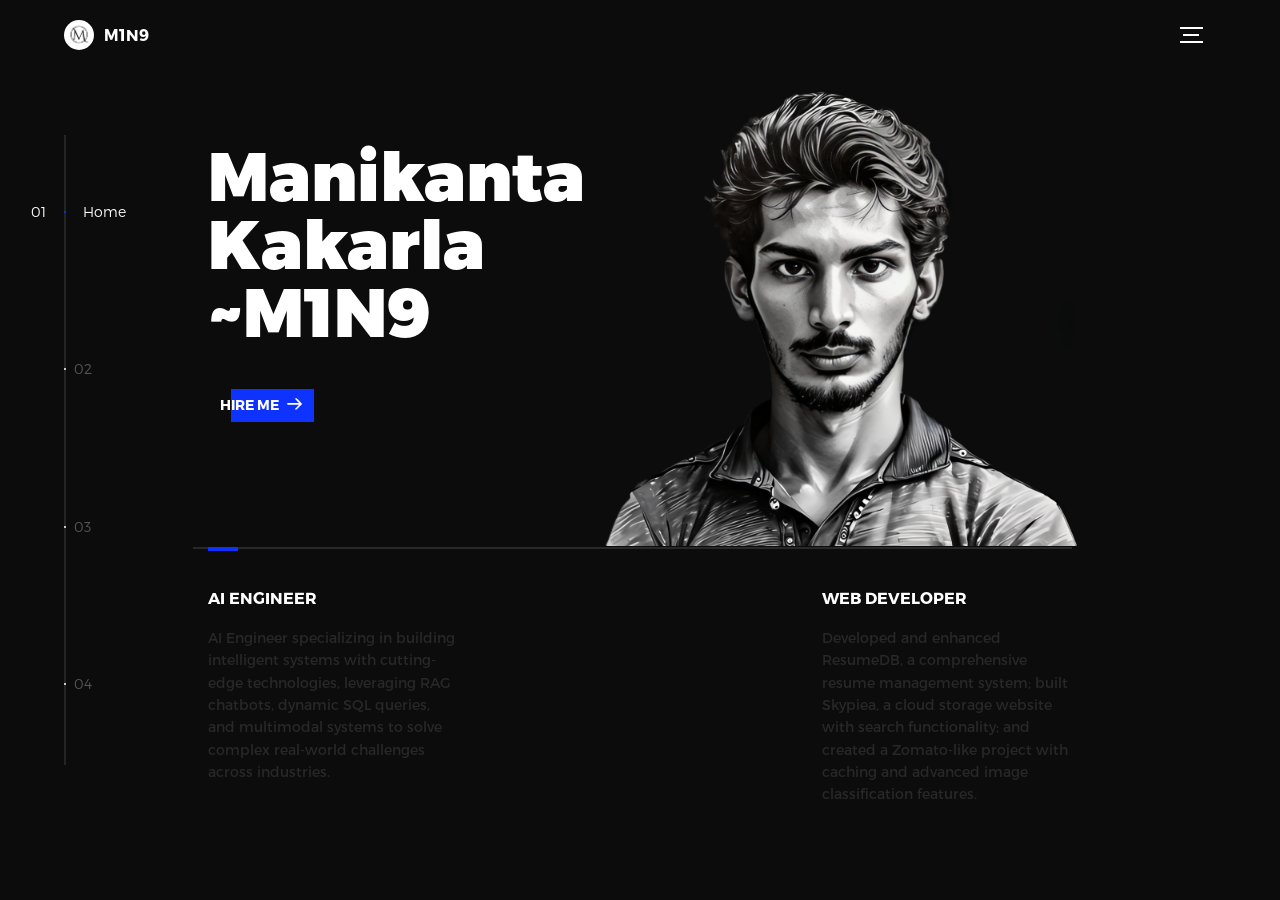
<file: index.html>
<!DOCTYPE html>
<html lang="en">

<head>
  <title>M1N9</title>
  <meta charset="utf-8">
  <meta name="viewport" content="width=device-width, initial-scale=1">
  <meta http-equiv="X-UA-Compatible" content="IE=edge">
  <meta name="description" content="HTML5 website template">
  <meta name="keywords" content="global, template, html, sass, jquery">
  <meta name="author" content="Bucky Maler">
  <link rel="stylesheet" href="assets/css/main.css">
  <link rel="shortcut icon" href="assets/img/logo.png" type="image/x-icon">
</head>

<body>

  <!-- notification for small viewports and landscape oriented smartphones -->
  <div class="device-notification">
    <a class="device-notification--logo" href="#0">
      <img src="assets/img/logo.png" alt="M1N9">
      <p>M1N9</p>
    </a>
    <p class="device-notification--message">M1N9 has so much to offer that we must request you orient your device to
      portrait or find a larger screen. You won't be disappointed.</p>
  </div>

  <div class="perspective effect-rotate-left">
    <div class="container">
      <div class="outer-nav--return"></div>
      <div id="viewport" class="l-viewport">
        <div class="l-wrapper">
          <header class="header">
            <a class="header--logo" href="#0">
              <img src="assets/img/logo.png" alt="M1N9">
              <p>M1N9</p>
            </a>
            <button class="header--cta cta">Hire Me</button>
            <div class="header--nav-toggle">
              <span></span>
            </div>
          </header>
          <nav class="l-side-nav">
            <ul class="side-nav">
              <li class="is-active"><span>Home</span></li>
              <li><span>Works</span></li>
              <!-- <li><span>About</span></li> -->
              <li><span>Contact</span></li>
              <li><span>Hire Me</span></li>
            </ul>
          </nav>
          <ul class="l-main-content main-content">
            <li class="l-section section section--is-active">
              <div class="intro">
                <div class="intro--banner">
                  <h1>Manikanta<br>Kakarla<br>~M1N9</h1>
                  <button class="cta">Hire Me
                    <svg version="1.1" id="Layer_1" xmlns="http://www.w3.org/2000/svg"
                      xmlns:xlink="http://www.w3.org/1999/xlink" x="0px" y="0px" viewBox="0 0 150 118"
                      style="enable-background:new 0 0 150 118;" xml:space="preserve">
                      <g transform="translate(0.000000,118.000000) scale(0.100000,-0.100000)">
                        <path
                          d="M870,1167c-34-17-55-57-46-90c3-15,81-100,194-211l187-185l-565-1c-431,0-571-3-590-13c-55-28-64-94-18-137c21-20,33-20,597-20h575l-192-193C800,103,794,94,849,39c20-20,39-29,61-29c28,0,63,30,298,262c147,144,272,271,279,282c30,51,23,60-219,304C947,1180,926,1196,870,1167z" />
                      </g>
                    </svg>
                    <span class="btn-background"></span>
                  </button>
                  <img src="assets/img/introduction-visual1.png" alt="My Image" style="mix-blend-mode: multiply;">
                </div>
                <div class="intro--options">
                  <a href="#0">
                    <h3>AI Engineer</h3>
                    <p>AI Engineer specializing in building intelligent systems with cutting-edge technologies, leveraging RAG chatbots, dynamic SQL queries, and multimodal systems to solve complex real-world challenges across industries.</p>
                  </a>
                  <a href="#0">
                    <h3>Web Developer</h3>
                    <p>Developed and enhanced ResumeDB, a comprehensive resume management system; built Skypiea, a cloud storage website with search functionality; and created a Zomato-like project with caching and advanced image classification features.</p>
                  </a>
                </div>
              </div>
            </li>
            <li class="l-section section">
              <div class="work">
                <h2>Selected work</h2>
                <div class="work--lockup">
                  <ul class="slider">
                    <li class="slider--item slider--item-left">
                      <a href="https://github.com/TheM1N9/skypiea" target="_blank">
                        <div class="slider--item-image">
                          <img src="assets/img/skypiea.png" alt="Victory">
                        </div>
                        <p class="slider--item-title">Skypiea</p>
                        <p class="slider--item-description">Lorem ipsum dolor sit amet, consectetur adipisicing elit sed
                          do.</p>
                      </a>
                    </li>
                    <li class="slider--item slider--item-center" target="_blank">
                      <a href="https://github.com/TheM1N9/stella">
                        <div class="slider--item-image">
                          <img src="assets/img/stella.png" alt="Metiew and Smith">
                        </div>
                        <p class="slider--item-title">Stella</p>
                        <p class="slider--item-description">Lorem ipsum dolor sit amet, consectetur adipisicing elit sed
                          do.</p>
                      </a>
                    </li>
                    <li class="slider--item slider--item-right">
                      <a href="https://github.com/TheM1N9/new-cinelens" target="_blank">
                        <div class="slider--item-image">
                          <img src="assets/img/cinelens.jpg" alt="Alex Nowak">
                        </div>
                        <p class="slider--item-title">CineLens</p>
                        <p class="slider--item-description">Lorem ipsum dolor sit amet, consectetur adipisicing elit sed
                          do.</p>
                      </a>
                    </li>
                    <li class="slider--item slider--item-right-1">
                      <a href="https://github.com/TheM1N9/resumedb" target="_blank">
                        <div class="slider--item-image">
                          <img src="assets/img/resumedb.jpg" alt="Alex Nowak">
                        </div>
                        <p class="slider--item-title">ResumeDB</p>
                        <p class="slider--item-description">Lorem ipsum dolor sit amet, consectetur adipisicing elit sed
                          do.</p>
                      </a>
                    </li>
                  </ul>
                  <div class="slider--prev">
                    <svg version="1.1" id="Layer_1" xmlns="http://www.w3.org/2000/svg"
                      xmlns:xlink="http://www.w3.org/1999/xlink" x="0px" y="0px" viewBox="0 0 150 118"
                      style="enable-background:new 0 0 150 118;" xml:space="preserve">
                      <g transform="translate(0.000000,118.000000) scale(0.100000,-0.100000)">
                        <path d="M561,1169C525,1155,10,640,3,612c-3-13,1-36,8-52c8-15,134-145,281-289C527,41,562,10,590,10c22,0,41,9,61,29
                    c55,55,49,64-163,278L296,510h575c564,0,576,0,597,20c46,43,37,109-18,137c-19,10-159,13-590,13l-565,1l182,180
                    c101,99,187,188,193,199c16,30,12,57-12,84C631,1174,595,1183,561,1169z" />
                      </g>
                    </svg>
                  </div>
                  <div class="slider--next">
                    <svg version="1.1" id="Layer_1" xmlns="http://www.w3.org/2000/svg"
                      xmlns:xlink="http://www.w3.org/1999/xlink" x="0px" y="0px" viewBox="0 0 150 118"
                      style="enable-background:new 0 0 150 118;" xml:space="preserve">
                      <g transform="translate(0.000000,118.000000) scale(0.100000,-0.100000)">
                        <path
                          d="M870,1167c-34-17-55-57-46-90c3-15,81-100,194-211l187-185l-565-1c-431,0-571-3-590-13c-55-28-64-94-18-137c21-20,33-20,597-20h575l-192-193C800,103,794,94,849,39c20-20,39-29,61-29c28,0,63,30,298,262c147,144,272,271,279,282c30,51,23,60-219,304C947,1180,926,1196,870,1167z" />
                      </g>
                    </svg>
                  </div>
                </div>
              </div>
            </li>
            <!-- <li class="l-section section">
              <div class="about">
                <div class="about--banner">
                  <h2>We<br>believe in<br>passionate<br>people</h2>
                  <a href="#0">Career
                    <span>
                      <svg version="1.1" id="Layer_1" xmlns="http://www.w3.org/2000/svg"
                        xmlns:xlink="http://www.w3.org/1999/xlink" x="0px" y="0px" viewBox="0 0 150 118"
                        style="enable-background:new 0 0 150 118;" xml:space="preserve">
                        <g transform="translate(0.000000,118.000000) scale(0.100000,-0.100000)">
                          <path
                            d="M870,1167c-34-17-55-57-46-90c3-15,81-100,194-211l187-185l-565-1c-431,0-571-3-590-13c-55-28-64-94-18-137c21-20,33-20,597-20h575l-192-193C800,103,794,94,849,39c20-20,39-29,61-29c28,0,63,30,298,262c147,144,272,271,279,282c30,51,23,60-219,304C947,1180,926,1196,870,1167z" />
                        </g>
                      </svg>
                    </span>
                  </a>
                  <img src="assets/img/about-visual.png" alt="About Us">
                </div>
                <div class="about--options">
                  <a href="#0">
                    <h3>Winners</h3>
                  </a>
                  <a href="#0">
                    <h3>Philosophy</h3>
                  </a>
                  <a href="#0">
                    <h3>History</h3>
                  </a>
                </div>
              </div>
            </li> -->
            <li class="l-section section">
              <div class="contact">
                <div class="contact--lockup">
                  <div class="modal">
                    <div class="modal--information">
                      <p>Tagarapuvalasa, Visakhapatanam</p>
                      <a href="mailto:manikanta9k7@gmail.com">manikanta9k7@gmail.com</a>
                      <a href="tel:+919392455296">+91 93 92 455 296</a>
                    </div>
                    <ul class="modal--options">
                      <li><a href="https://github.com/them1n9">Github</a></li>
                      <li><a href="https://www.instagram.com/m1n9.exe/">Instagram</a></li>
                      <li><a href="https://www.linkedin.com/in/manikanta-kakarla/">LinkedIn</a></li>
                    </ul>
                  </div>
                </div>
              </div>
            </li>
            <li class="l-section section">
              <div class="hire">
                <h2>Hire me</h2>
                <!-- checkout formspree.io for easy form setup -->
                <form class="work-request">
                  <div class="work-request--options">
                    <span class="options-a">
                      <a href="http://youtube.com">
                        <label for="opt-1">
                          </svg>
                          Resume
                        </label>
                      </a>
                      <a href="http://github.com/TheM1N9">
                        <label for="opt-1">
                          </svg>
                          Github
                        </label>
                      </a>
                      <a href="http://linkedin.com/in/manikanta-kakarla">
                        <label for="opt-1">
                          </svg>
                          LinkedIn
                        </label>
                      </a>
                    </span>
                  </div>
                  <div class="work-request--information">
                    <div class="information-name">
                      <input id="name" type="text" spellcheck="false">
                      <label for="name">Name</label>
                    </div>
                    <div class="information-email">
                      <input id="email" type="email" spellcheck="false">
                      <label for="email">Email</label>
                    </div>
                  </div>
                  <input type="submit" value="Send Request">
                </form>
              </div>
            </li>
          </ul>
        </div>
      </div>
    </div>
    <ul class="outer-nav">
      <li class="is-active">Home</li>
      <li>Works</li>
      <!-- <li>About</li> -->
      <li>Contact</li>
      <li>Hire me</li>
    </ul>
  </div>

  <script src="https://ajax.googleapis.com/ajax/libs/jquery/2.2.4/jquery.min.js"></script>
  <script>window.jQuery || document.write('<script src="assets/js/vendor/jquery-2.2.4.min.js"><\/script>')</script>
  <script src="assets/js/functions-min.js"></script>
</body>

</html>
</file>
<file: assets/css/main.css>
@font-face {
  font-family: "Montserrat";
  src: url("fonts/Montserrat-Black.eot");
  src: local("☺"), url("fonts/Montserrat-Black.woff") format("woff"),
    url("fonts/Montserrat-Black.ttf") format("truetype"),
    url("fonts/Montserrat-Black.svg") format("svg");
  font-weight: 900;
  font-style: normal;
}
@font-face {
  font-family: "Montserrat";
  src: url("fonts/Montserrat-Bold.eot");
  src: local("☺"), url("fonts/Montserrat-Bold.woff") format("woff"),
    url("fonts/Montserrat-Bold.ttf") format("truetype"),
    url("fonts/Montserrat-Bold.svg") format("svg");
  font-weight: 700;
  font-style: normal;
}
@font-face {
  font-family: "Montserrat";
  src: url("fonts/Montserrat-Regular.eot");
  src: local("☺"), url("fonts/Montserrat-Regular.woff") format("woff"),
    url("fonts/Montserrat-Regular.ttf") format("truetype"),
    url("fonts/Montserrat-Regular.svg") format("svg");
  font-weight: 400;
  font-style: normal;
}
@font-face {
  font-family: "Montserrat";
  src: url("fonts/Montserrat-Light.eot");
  src: local("☺"), url("fonts/Montserrat-Light.woff") format("woff"),
    url("fonts/Montserrat-Light.ttf") format("truetype"),
    url("fonts/Montserrat-Light.svg") format("svg");
  font-weight: 300;
  font-style: normal;
} /*! normalize.css v3.0.2 | MIT License | git.io/normalize */
html {
  font-family: sans-serif;
  -ms-text-size-adjust: 100%;
  -webkit-text-size-adjust: 100%;
}
body {
  margin: 0;
}
article,
aside,
details,
figcaption,
figure,
footer,
header,
hgroup,
main,
menu,
nav,
section,
summary {
  display: block;
}
audio,
canvas,
progress,
video {
  display: inline-block;
  vertical-align: baseline;
}
audio:not([controls]) {
  display: none;
  height: 0;
}
[hidden],
template {
  display: none;
}
a {
  background-color: transparent;
}
a:active,
a:hover {
  outline: 0;
}
abbr[title] {
  border-bottom: 1px dotted;
}
b,
strong {
  font-weight: bold;
}
dfn {
  font-style: italic;
}
h1 {
  font-size: 2em;
  margin: 0.67em 0;
}
mark {
  background: #ff0;
  color: #000;
}
small {
  font-size: 80%;
}
sub,
sup {
  font-size: 75%;
  line-height: 0;
  position: relative;
  vertical-align: baseline;
}
sup {
  top: -0.5em;
}
sub {
  bottom: -0.25em;
}
img {
  border: 0;
}
svg:not(:root) {
  overflow: hidden;
}
figure {
  margin: 1em 40px;
}
hr {
  box-sizing: content-box;
  height: 0;
}
pre {
  overflow: auto;
}
code,
kbd,
pre,
samp {
  font-family: monospace, monospace;
  font-size: 1em;
}
button,
input,
optgroup,
select,
textarea {
  color: inherit;
  font: inherit;
  margin: 0;
}
button {
  overflow: visible;
}
button,
select {
  text-transform: none;
}
button,
html input[type="button"],
input[type="reset"],
input[type="submit"] {
  -webkit-appearance: button;
  cursor: pointer;
}
button[disabled],
html input[disabled] {
  cursor: default;
}
button::-moz-focus-inner,
input::-moz-focus-inner {
  border: 0;
  padding: 0;
}
input {
  line-height: normal;
}
input[type="checkbox"],
input[type="radio"] {
  box-sizing: border-box;
  padding: 0;
}
input[type="number"]::-webkit-inner-spin-button,
input[type="number"]::-webkit-outer-spin-button {
  height: auto;
}
input[type="search"] {
  -webkit-appearance: textfield;
  box-sizing: content-box;
}
input[type="search"]::-webkit-search-cancel-button,
input[type="search"]::-webkit-search-decoration {
  -webkit-appearance: none;
}
fieldset {
  border: 1px solid #c0c0c0;
  margin: 0 2px;
  padding: 0.35em 0.625em 0.75em;
}
legend {
  border: 0;
  padding: 0;
}
textarea {
  overflow: auto;
}
optgroup {
  font-weight: bold;
}
table {
  border-collapse: collapse;
  border-spacing: 0;
}
td,
th {
  padding: 0;
}
::-moz-selection {
  background: #fff498;
}
::selection {
  background: #fff498;
}
::-moz-selection {
  background: #fff498;
}
img::-moz-selection {
  background: transparent;
}
img::selection {
  background: transparent;
}
img::-moz-selection {
  background: transparent;
}
body {
  -webkit-tap-highlight-color: #fff498;
}
body {
  background-color: #0c0c0c;
  font-size: 14px;
  line-height: 1.6;
  font-family: "Montserrat", sans-serif;
  color: #fff;
  -webkit-font-smoothing: antialiased;
  -webkit-text-size-adjust: 100%;
}
.l-viewport {
  position: relative;
  width: 100%;
  height: 100vh;
  box-shadow: 0 0 45px 5px rgba(0, 0, 0, 0.85);
  overflow: hidden;
}
.l-wrapper {
  position: relative;
  width: 1440px;
  max-width: 90%;
  height: 100%;
  margin: 0 auto;
}
.l-side-nav {
  position: absolute;
  left: 0;
  display: -webkit-box;
  display: -webkit-flex;
  display: -ms-flexbox;
  display: flex;
  height: 100%;
  -webkit-box-align: center;
  -webkit-align-items: center;
  -ms-flex-align: center;
  align-items: center;
}
.l-side-nav::before {
  content: "";
  position: absolute;
  top: 50%;
  left: 0;
  -webkit-transform: translateY(-50%);
  transform: translateY(-50%);
  width: 2px;
  height: 70%;
  max-height: 750px;
  background-color: #555;
  opacity: 0.35;
  z-index: 10;
}
@media (max-width: 1180px) {
  .l-side-nav {
    display: none;
  }
}
.l-main-content {
  position: relative;
  width: 100%;
  height: 100%;
  margin: 0;
  padding: 0;
  list-style: none;
}
.l-section {
  position: absolute;
  width: 100%;
  height: 100%;
}
.device-notification {
  display: none;
  position: fixed;
  top: 0;
  left: 0;
  width: 100%;
  height: 100%;
  -webkit-box-orient: vertical;
  -webkit-box-direction: normal;
  -webkit-flex-direction: column;
  -ms-flex-direction: column;
  flex-direction: column;
  -webkit-box-align: center;
  -webkit-align-items: center;
  -ms-flex-align: center;
  -ms-grid-row-align: center;
  align-items: center;
  -webkit-box-pack: center;
  -webkit-justify-content: center;
  -ms-flex-pack: center;
  justify-content: center;
  background-color: #0c0c0c;
  z-index: 12;
}
.device-notification--logo {
  display: -webkit-box;
  display: -webkit-flex;
  display: -ms-flexbox;
  display: flex;
  -webkit-box-align: center;
  -webkit-align-items: center;
  -ms-flex-align: center;
  align-items: center;
  text-decoration: none;
  color: #fff;
}
.device-notification--logo p {
  margin: 0 0 0 10px;
  font-size: 16px;
  font-weight: 700;
  text-transform: uppercase;
}
.device-notification--logo img{
  width: 30px;
  height: 28px;
}
.device-notification--message {
  width: 70%;
  margin: 30px 0 0 0;
  font-weight: 700;
  text-align: center;
}
@media (max-width: 767px) and (min-width: 601px) and (max-height: 680px) {
  .device-notification {
    display: -webkit-box;
    display: -webkit-flex;
    display: -ms-flexbox;
    display: flex;
  }
}
@media (max-width: 600px) and (min-width: 480px) and (max-height: 580px) {
  .device-notification {
    display: -webkit-box;
    display: -webkit-flex;
    display: -ms-flexbox;
    display: flex;
  }
}
@media (max-width: 736px) and (min-width: 360px) and (orientation: landscape) {
  .device-notification {
    display: -webkit-box;
    display: -webkit-flex;
    display: -ms-flexbox;
    display: flex;
  }
}
@media (max-width: 359px) {
  .device-notification {
    display: -webkit-box;
    display: -webkit-flex;
    display: -ms-flexbox;
    display: flex;
  }
}
.section {
  opacity: 0;
  visibility: hidden;
  -webkit-transition: opacity 0.4s ease-in-out, visibility 0s 0.4s;
  transition: opacity 0.4s ease-in-out, visibility 0s 0.4s;
}
.section--is-active {
  opacity: 1;
  visibility: visible;
  z-index: 1;
  -webkit-transition: opacity 0.4s ease-in-out 0.4s;
  transition: opacity 0.4s ease-in-out 0.4s;
}
.section--next {
  -webkit-transform: translateY(-45px);
  transform: translateY(-45px);
  -webkit-transition: -webkit-transform 0.4s ease-in-out;
  transition: -webkit-transform 0.4s ease-in-out;
  transition: transform 0.4s ease-in-out;
  transition: transform 0.4s ease-in-out, -webkit-transform 0.4s ease-in-out;
}
.section--prev {
  -webkit-transform: translateY(45px);
  transform: translateY(45px);
  -webkit-transition: -webkit-transform 0.4s ease-in-out;
  transition: -webkit-transform 0.4s ease-in-out;
  transition: transform 0.4s ease-in-out;
  transition: transform 0.4s ease-in-out, -webkit-transform 0.4s ease-in-out;
}
.header {
  position: absolute;
  top: 0;
  left: 0;
  display: -webkit-box;
  display: -webkit-flex;
  display: -ms-flexbox;
  display: flex;
  width: 100%;
  height: 70px;
  -webkit-box-align: center;
  -webkit-align-items: center;
  -ms-flex-align: center;
  align-items: center;
  -webkit-box-pack: justify;
  -webkit-justify-content: space-between;
  -ms-flex-pack: justify;
  justify-content: space-between;
  z-index: 10;
}
.header--logo {
  display: -webkit-box;
  display: -webkit-flex;
  display: -ms-flexbox;
  display: flex;
  -webkit-box-align: center;
  -webkit-align-items: center;
  -ms-flex-align: center;
  align-items: center;
  text-decoration: none;
  color: #fff;
}
.header--logo p {
  margin: 0 0 0 10px;
  font-size: 16px;
  font-weight: 700;
  text-transform: uppercase;
}
.header--logo img{
  width: 30px;
  height: 30px;
  border-radius: 50%;
}
.header--nav-toggle {
  display: -webkit-box;
  display: -webkit-flex;
  display: -ms-flexbox;
  display: flex;
  width: 50px;
  height: 50px;
  -webkit-box-orient: vertical;
  -webkit-box-direction: normal;
  -webkit-flex-direction: column;
  -ms-flex-direction: column;
  flex-direction: column;
  -webkit-box-align: center;
  -webkit-align-items: center;
  -ms-flex-align: center;
  align-items: center;
  -webkit-box-pack: center;
  -webkit-justify-content: center;
  -ms-flex-pack: center;
  justify-content: center;
  cursor: pointer;
}
.header--nav-toggle span,
.header--nav-toggle::before,
.header--nav-toggle::after {
  content: "";
  position: relative;
  width: 16px;
  height: 2px;
  background-color: #fff;
}
.header--nav-toggle::before {
  bottom: 5px;
  width: 23px;
}
.header--nav-toggle::after {
  top: 5px;
  width: 23px;
}
.header--cta {
  position: absolute;
  top: 50%;
  left: 50%;
  -webkit-transform: translate(-50%, -50%);
  transform: translate(-50%, -50%);
  padding: 0 20px;
  line-height: 30px;
  text-decoration: none;
  color: #fff;
  font-weight: 700;
  text-transform: uppercase;
  background-color: #0f33ff;
  border: none;
  opacity: 0;
  visibility: hidden;
  -webkit-transition: opacity 0.4s ease-in-out, visibility 0s 0.4s;
  transition: opacity 0.4s ease-in-out, visibility 0s 0.4s;
}
.header--cta:focus {
  outline: none;
}
.header--cta.is-active {
  opacity: 1;
  visibility: visible;
  -webkit-transition: opacity 0.4s ease-in-out 0.4s;
  transition: opacity 0.4s ease-in-out 0.4s;
}
@media (max-width: 767px) {
  .header--cta {
    display: none;
  }
}
.side-nav {
  position: relative;
  display: -webkit-box;
  display: -webkit-flex;
  display: -ms-flexbox;
  display: flex;
  width: 100px;
  height: 70%;
  max-height: 750px;
  -webkit-box-orient: vertical;
  -webkit-box-direction: normal;
  -webkit-flex-direction: column;
  -ms-flex-direction: column;
  flex-direction: column;
  -webkit-justify-content: space-around;
  -ms-flex-pack: distribute;
  justify-content: space-around;
  margin: 0;
  padding: 0;
  list-style-position: inside;
  z-index: 10;
}
.side-nav > li {
  position: relative;
  top: -5px;
  color: #fff;
  font-size: 6px;
  cursor: pointer;
}
.side-nav > li span {
  position: relative;
  top: 3px;
  left: 10px;
  color: #fff;
  font-size: 14px;
  font-weight: 300;
  opacity: 0;
  visibility: hidden;
}
.side-nav > li::before {
  position: absolute;
  top: 3px;
  left: 10px;
  color: #555;
  font-size: 14px;
  font-weight: 300;
}
.side-nav li:nth-child(1)::before {
  content: "01";
}
.side-nav li:nth-child(2)::before {
  content: "02";
}
.side-nav li:nth-child(3)::before {
  content: "03";
}
.side-nav li:nth-child(4)::before {
  content: "04";
}
.side-nav li:nth-child(5)::before {
  content: "05";
}
.side-nav li.is-active {
  color: #0f33ff;
  -webkit-transition: color 0.4s ease-in-out;
  transition: color 0.4s ease-in-out;
}
.side-nav li.is-active span {
  opacity: 1;
  visibility: visible;
  -webkit-transition: opacity 0.4s ease-in-out;
  transition: opacity 0.4s ease-in-out;
}
.side-nav li.is-active::before {
  left: -33px;
  color: #fff;
}
.intro {
  position: relative;
  display: -webkit-box;
  display: -webkit-flex;
  display: -ms-flexbox;
  display: flex;
  width: 900px;
  max-width: 75%;
  height: 100%;
  -webkit-box-orient: vertical;
  -webkit-box-direction: normal;
  -webkit-flex-direction: column;
  -ms-flex-direction: column;
  flex-direction: column;
  -webkit-box-pack: center;
  -webkit-justify-content: center;
  -ms-flex-pack: center;
  justify-content: center;
  margin: 0 auto;
}
@media (max-width: 1180px) {
  .intro {
    max-width: 100%;
  }
}
.intro--banner {
  position: relative;
  height: 475px;
}
.intro--banner::before {
  content: "";
  position: absolute;
  bottom: 20px;
  left: -15px;
  right: 0;
  height: 2px;
  background-color: #282828;
}
.intro--banner::after {
  content: "";
  position: absolute;
  bottom: 18px;
  left: 0;
  width: 30px;
  height: 4px;
  background-color: #0f33ff;
}
.intro--banner h1 {
  position: relative;
  font-size: 68px;
  font-weight: 900;
  line-height: 1;
  z-index: 1;
}
.intro--banner button {
  position: relative;
  padding: 5px 17px 5px 12px;
  font-weight: 700;
  text-transform: uppercase;
  background-color: transparent;
  border: none;
}
.intro--banner button .btn-background {
  position: absolute;
  top: 0;
  left: 23px;
  right: 0;
  height: 100%;
  background-color: #0f33ff;
  z-index: -1;
  -webkit-transition: left 0.2s ease-in-out;
  transition: left 0.2s ease-in-out;
}
.intro--banner button:hover .btn-background {
  left: 0;
}
.intro--banner button:focus {
  outline: none;
}
.intro--banner button svg {
  position: relative;
  left: 5px;
  width: 15px;
  fill: #fff;
}
.intro--banner img {
  position: absolute;
  bottom: 23px;
  right: -12px;
  mix-blend-mode:darken;
  width: 512px;
  height: auto;
}
.intro--options {
  display: -webkit-box;
  display: -webkit-flex;
  display: -ms-flexbox;
  display: flex;
  -webkit-box-pack: justify;
  -webkit-justify-content: space-between;
  -ms-flex-pack: justify;
  justify-content: space-between;
  margin: 0;
  padding: 0;
  list-style: none;
}
.intro--options > a {
  max-width: 250px;
  text-decoration: none;
  
  -webkit-transition: color 0.2s ease-in-out;
  transition: color 0.2s ease-in-out;
}
.intro--options > a:hover p{
  color: #fff;
}
.intro--options h3 {
  font-size: 16px;
  text-transform: uppercase;
  color: #fff;
}
.intro--options p {
  margin-bottom: 0;
  color: #282828;
}
@media (max-width: 900px) {
  .intro--banner {
    height: 380px;
  }
  .intro--banner h1 {
    font-size: 55px;
  }
  .intro--banner img {
    width: 430px;
  }
  .intro--options > a {
    margin-right: 30px;
  }
  .intro--options > a:last-child {
    margin-right: 0;
  }
}
@media (max-width: 767px) {
  .intro--banner {
    height: 305px;
  }
  .intro--banner h1 {
    font-size: 44px;
  }
  .intro--banner img {
    width: 330px;
  }
  .intro--options {
    display: block;
  }
  .intro--options > a {
    display: block;
    max-width: 100%;
    margin: 0 0 30px 0;
  }
  .intro--options > a:last-child {
    margin-bottom: 0;
  }
}
@media (max-width: 600px) {
  .intro--banner {
    height: 360px;
  }
  .intro--banner h1 {
    font-size: 55px;
  }
  .intro--banner img {
    display: none;
  }
}
@media (max-width: 600px) and (max-height: 750px) {
  .intro--banner {
    height: auto;
  }
  .intro--banner::before,
  .intro--banner::after {
    display: none;
  }
  .intro--banner h1 {
    margin-top: 0;
  }
  .intro--options {
    display: none;
  }
}
.work {
  position: relative;
  display: -webkit-box;
  display: -webkit-flex;
  display: -ms-flexbox;
  display: flex;
  width: 960px;
  max-width: 80%;
  height: 100%;
  -webkit-box-orient: vertical;
  -webkit-box-direction: normal;
  -webkit-flex-direction: column;
  -ms-flex-direction: column;
  flex-direction: column;
  -webkit-box-pack: center;
  -webkit-justify-content: center;
  -ms-flex-pack: center;
  justify-content: center;
  margin: 0 auto;
}
@media (max-width: 1180px) {
  .work {
    max-width: 100%;
  }
}
.work h2 {
  margin: 0 0 20px 0;
  font-size: 30px;
  text-align: center;
}
.work--lockup {
  position: relative;
}
.work--lockup .slider {
  position: relative;
  display: -webkit-box;
  display: -webkit-flex;
  display: -ms-flexbox;
  display: flex;
  width: 80%;
  margin: 0 auto;
  padding: 0;
  list-style: none;
}
.work--lockup .slider--item {
  position: absolute;
  display: none;
  text-align: center;
}
.work--lockup .slider--item a {
  text-decoration: none;
  color: #858585;
}
.work--lockup .slider--item-title {
  margin-top: 10px;
  font-size: 12px;
  font-weight: 700;
  text-transform: uppercase;
}
.work--lockup .slider--item-description {
  display: none;
  max-width: 250px;
  margin: 0 auto;
}
.work--lockup .slider--item-image {
  width: 150px;
  height: 150px;
  margin: 0 auto;
  border-radius: 50%;
  overflow: hidden;
}
.work--lockup .slider--item-image img {
  width: 100%;
}
.work--lockup .slider--item-left {
  top: 50%;
  left: 0;
  -webkit-transform: translateY(-50%);
  transform: translateY(-50%);
  display: block;
}
.work--lockup .slider--item-right {
  top: 50%;
  right: 0;
  -webkit-transform: translateY(-50%);
  transform: translateY(-50%);
  display: block;
}
.work--lockup .slider--item-center {
  position: relative;
  top: 30px;
  left: 50%;
  -webkit-transform: translateX(-50%);
  transform: translateX(-50%);
  display: block;
}
.work--lockup .slider--item-center a {
  color: #fff;
}
.work--lockup .slider--item-center .slider--item-title {
  margin-top: 25px;
  font-size: 16px;
}
.work--lockup .slider--item-center .slider--item-description {
  display: block;
}
.work--lockup .slider--item-center .slider--item-image {
  width: 300px;
  height: 300px;
}
.work--lockup .slider--next,
.work--lockup .slider--prev {
  position: absolute;
  top: 160px;
  display: -webkit-box;
  display: -webkit-flex;
  display: -ms-flexbox;
  display: flex;
  width: 50px;
  height: 50px;
  -webkit-box-align: center;
  -webkit-align-items: center;
  -ms-flex-align: center;
  align-items: center;
  -webkit-box-pack: center;
  -webkit-justify-content: center;
  -ms-flex-pack: center;
  justify-content: center;
  background-color: #282828;
  border-radius: 50%;
  cursor: pointer;
}
.work--lockup .slider--next svg,
.work--lockup .slider--prev svg {
  width: 20px;
  fill: #fff;
}
.work--lockup .slider--next {
  right: 0;
}
.work--lockup .slider--prev {
  left: 0;
}
@media (max-width: 900px) {
  .work--lockup .slider--item-image {
    width: 120px;
    height: 120px;
  }
  .work--lockup .slider--item-center .slider--item-image {
    width: 240px;
    height: 240px;
  }
  .work--lockup .slider--next,
  .work--lockup .slider--prev {
    top: 130px;
  }
}
@media (max-width: 767px) {
  .work--lockup .slider {
    width: 75%;
  }
  .work--lockup .slider--item-image {
    width: 90px;
    height: 90px;
  }
  .work--lockup .slider--item-center .slider--item-image {
    width: 190px;
    height: 190px;
  }
  .work--lockup .slider--next,
  .work--lockup .slider--prev {
    top: 105px;
  }
}
@media (max-width: 600px) {
  .work--lockup .slider {
    width: auto;
  }
  .work--lockup .slider--item-left,
  .work--lockup .slider--item-right {
    display: none;
  }
}
.about {
  position: relative;
  display: -webkit-box;
  display: -webkit-flex;
  display: -ms-flexbox;
  display: flex;
  width: 900px;
  max-width: 75%;
  height: 100%;
  -webkit-box-orient: vertical;
  -webkit-box-direction: normal;
  -webkit-flex-direction: column;
  -ms-flex-direction: column;
  flex-direction: column;
  -webkit-box-pack: center;
  -webkit-justify-content: center;
  -ms-flex-pack: center;
  justify-content: center;
  margin: 0 auto;
}
@media (max-width: 1180px) {
  .about {
    max-width: 100%;
  }
}
.about--banner {
  position: relative;
  height: 475px;
}
.about--banner::before {
  content: "";
  position: absolute;
  top: 20px;
  left: 200px;
  -webkit-transform: rotate(-25deg);
  transform: rotate(-25deg);
  border: 5px solid #0f33ff;
  border-right-color: transparent;
  border-bottom-color: transparent;
}
.about--banner::after {
  content: "";
  position: absolute;
  top: 75px;
  left: 400px;
  -webkit-transform: rotate(45deg);
  transform: rotate(45deg);
  width: 10px;
  height: 10px;
  background-color: #0f33ff;
}
.about--banner h2 {
  position: relative;
  margin-top: 35px;
  font-size: 68px;
  font-weight: 900;
  line-height: 1;
  z-index: 1;
}
.about--banner h2::before {
  content: "";
  position: absolute;
  top: 60px;
  left: 268px;
  width: 30px;
  height: 30px;
  background-color: #0f33ff;
  border-radius: 50%;
}
.about--banner h2::after {
  content: "";
  position: absolute;
  top: 255px;
  left: 255px;
  width: 10px;
  height: 10px;
  background-color: #0f33ff;
}
.about--banner a {
  padding: 5px 17px 5px 0;
  text-decoration: none;
  color: #fff;
  font-weight: 700;
  text-transform: uppercase;
  background-color: transparent;
}
.about--banner a:hover svg {
  left: 10px;
}
.about--banner a svg {
  position: relative;
  left: 5px;
  width: 15px;
  fill: #fff;
  -webkit-transition: left 0.2s ease-in-out;
  transition: left 0.2s ease-in-out;
}
.about--banner img {
  position: absolute;
  bottom: -90px;
  right: -12px;
}
.about--options {
  display: -webkit-box;
  display: -webkit-flex;
  display: -ms-flexbox;
  display: flex;
  max-width: 600px;
  -webkit-box-pack: justify;
  -webkit-justify-content: space-between;
  -ms-flex-pack: justify;
  justify-content: space-between;
  margin: 0;
  padding: 0;
  list-style: none;
}
.about--options > a {
  position: relative;
  width: 150px;
  height: 75px;
  text-decoration: none;
  color: #fff;
  border: 10px solid #0f33ff;
  background-position: center;
  background-size: cover;
  background-repeat: no-repeat;
}
.about--options > a:nth-child(1) {
  background-image: url("../img/about-winners.jpg");
}
.about--options > a:nth-child(2) {
  background-image: url("../img/about-philosophy.jpg");
}
.about--options > a:nth-child(3) {
  background-image: url("../img/about-history.jpg");
}
.about--options > a:hover h3 {
  bottom: -50px;
}
.about--options h3 {
  position: absolute;
  bottom: -38px;
  left: 10px;
  font-size: 16px;
  text-transform: uppercase;
  -webkit-transition: bottom 0.2s ease-in-out, left 0.2s ease-in-out;
  transition: bottom 0.2s ease-in-out, left 0.2s ease-in-out;
}
@media (max-width: 767px) {
  .about--banner {
    height: 305px;
  }
  .about--banner::before {
    top: 0;
    left: 125px;
  }
  .about--banner::after {
    top: 35px;
    left: 260px;
  }
  .about--banner h2 {
    margin-top: 10px;
    font-size: 44px;
  }
  .about--banner h2::before {
    top: 28px;
    left: 168px;
  }
  .about--banner h2::after {
    top: 163px;
    left: 163px;
  }
  .about--banner img {
    width: 315px;
  }
}
@media (max-width: 600px) {
  .about--banner {
    height: auto;
  }
  .about--banner::before {
    left: 155px;
  }
  .about--banner::after {
    left: 310px;
  }
  .about--banner h2 {
    margin-top: 0;
    font-size: 55px;
  }
  .about--banner h2::before {
    top: 43px;
    left: 214px;
  }
  .about--banner h2::after {
    top: 205px;
    left: 205px;
  }
  .about--banner img {
    display: none;
  }
  .about--options {
    display: none;
  }
}
.contact {
  position: fixed;
  top: 0;
  left: 0;
  width: 100%;
  height: 100%;
  background-image: url("../img/contact-visual1.png");
  background-position: center;
  background-size: cover;
  background-repeat: no-repeat;
}
.contact--lockup {
  position: relative;
  display: -webkit-box;
  display: -webkit-flex;
  display: -ms-flexbox;
  display: flex;
  width: 900px;
  max-width: 75%;
  height: 100%;
  -webkit-box-align: center;
  -webkit-align-items: center;
  -ms-flex-align: center;
  align-items: center;
  -webkit-box-pack: end;
  -webkit-justify-content: flex-end;
  -ms-flex-pack: end;
  justify-content: flex-end;
  margin: 0 auto;
}
@media (max-width: 1180px) {
  .contact--lockup {
    max-width: 90%;
  }
}
@media (max-width: 767px) {
  .contact--lockup {
    -webkit-box-pack: center;
    -webkit-justify-content: center;
    -ms-flex-pack: center;
    justify-content: center;
  }
}
.contact--lockup .modal {
  padding: 45px 45px;
  text-align: center;
  background-color: #0c0c0c;
  box-shadow: 0 0 30px 0 rgba(0, 0, 0, 0.75);
}
.contact--lockup .modal--information p,
.contact--lockup .modal--information a {
  display: block;
  margin: 14px 0;
  text-decoration: none;
  color: #fff;
  font-weight: 700;
}
.contact--lockup .modal--information p {
  margin-top: 0;
}
.contact--lockup .modal--options {
  margin: 0;
  padding: 0;
  list-style: none;
}
.contact--lockup .modal--options > li {
  width: 130px;
  margin: 0 auto 25px auto;
}
.contact--lockup .modal--options li:nth-child(1) {
  background-color: #1769ff;
}
.contact--lockup .modal--options li:nth-child(2) {
  background-color: #ea4c89;
}
.contact--lockup .modal--options li:nth-child(3) {
  margin-bottom: 0;
  background-color: #0f33ff;
}
.contact--lockup .modal--options a {
  display: block;
  width: 100%;
  padding: 8px 0;
  text-decoration: none;
  color: #fff;
  font-weight: 700;
}
.hire {
  position: relative;
  display: -webkit-box;
  display: -webkit-flex;
  display: -ms-flexbox;
  display: flex;
  width: 700px;
  max-width: 75%;
  height: 100%;
  -webkit-box-orient: vertical;
  -webkit-box-direction: normal;
  -webkit-flex-direction: column;
  -ms-flex-direction: column;
  flex-direction: column;
  -webkit-box-pack: center;
  -webkit-justify-content: center;
  -ms-flex-pack: center;
  justify-content: center;
  margin: 0 auto;
}
@media (max-width: 1180px) {
  .hire {
    max-width: 100%;
  }
}
.hire h2 {
  margin: 0 0 20px 0;
  font-size: 30px;
  text-align: center;
}
.work-request {
  display: -webkit-box;
  display: -webkit-flex;
  display: -ms-flexbox;
  display: flex;
  width: 100%;
  -webkit-box-orient: vertical;
  -webkit-box-direction: normal;
  -webkit-flex-direction: column;
  -ms-flex-direction: column;
  flex-direction: column;
  -webkit-box-align: center;
  -webkit-align-items: center;
  -ms-flex-align: center;
  align-items: center;
  color: #fff;
}
.work-request input[type="submit"] {
  width: 400px;
  max-width: 100%;
  line-height: 50px;
  font-size: 16px;
  font-weight: 700;
  text-transform: uppercase;
  background-color: #0f33ff;
  border: none;
  border-radius: 0;
}
.work-request input[type="submit"]:focus {
  outline: none;
}
.work-request--options {
  display: -webkit-box;
  display: -webkit-flex;
  display: -ms-flexbox;
  display: flex;
  width: 100%;
  -webkit-box-orient: vertical;
  -webkit-box-direction: normal;
  -webkit-flex-direction: column;
  -ms-flex-direction: column;
  flex-direction: column;
  -webkit-box-align: center;
  -webkit-align-items: center;
  -ms-flex-align: center;
  align-items: center;
  margin: 30px 0;
}
.work-request--options a{
  color: #0f33ff;
  text-decoration: none;
}
.work-request--options label:hover{
  background-color: #0f33ff;
  color: #fff;
}
.work-request--options .options-a {
  display: -webkit-box;
  display: -webkit-flex;
  display: -ms-flexbox;
  display: flex;
  width: 100%;
  -webkit-box-pack: justify;
  -webkit-justify-content: space-between;
  -ms-flex-pack: justify;
  justify-content: space-between;
}
.work-request--options .options-b {
  display: -webkit-box;
  display: -webkit-flex;
  display: -ms-flexbox;
  display: flex;
  width: 72%;
  -webkit-flex-wrap: wrap;
  -ms-flex-wrap: wrap;
  flex-wrap: wrap;
  -webkit-justify-content: space-around;
  -ms-flex-pack: distribute;
  justify-content: space-around;
}
.work-request--options label {
  display: block;
  width: 200px;
  margin-bottom: 30px;
  line-height: 50px;
  font-size: 16px;
  font-weight: 700;
  text-align: center;
  border: 2px solid #fff;
  cursor: pointer;
  -webkit-transition: background-color 0.2s ease-in-out,
    border-color 0.2s ease-in-out;
  transition: background-color 0.2s ease-in-out, border-color 0.2s ease-in-out;
}
.work-request--options label svg {
  position: relative;
  left: -5px;
  width: 0;
  fill: #fff;
  -webkit-transition: width 0.2s ease-in-out;
  transition: width 0.2s ease-in-out;
}
.work-request--options input[type="checkbox"] {
  display: none;
}
.work-request--options input[type="checkbox"]:checked + label {
  background-color: #0f33ff;
  border-color: #0f33ff;
}
.work-request--options input[type="checkbox"]:checked + label svg {
  width: 15px;
}
.work-request--information {
  display: -webkit-box;
  display: -webkit-flex;
  display: -ms-flexbox;
  display: flex;
  width: 100%;
  -webkit-box-pack: justify;
  -webkit-justify-content: space-between;
  -ms-flex-pack: justify;
  justify-content: space-between;
  margin-bottom: 60px;
}
.work-request--information .information-name,
.work-request--information .information-email {
  position: relative;
  width: 45%;
  height: 50px;
  font-size: 30px;
  font-weight: 300;
}
.work-request--information input[type="text"],
.work-request--information input[type="email"] {
  width: 100%;
  padding: 0 0 5px 0;
  background-color: transparent;
  border: none;
  border-bottom: 1px solid #fff;
  border-radius: 0;
}
.work-request--information input[type="text"]:focus,
.work-request--information input[type="email"]:focus {
  outline: none;
  background-color: #0c0c0c;
}
.work-request--information label {
  position: absolute;
  top: 0;
  left: 0;
  pointer-events: none;
  -webkit-transition: top 0.2s ease-in-out, font-size 0.2s ease-in-out;
  transition: top 0.2s ease-in-out, font-size 0.2s ease-in-out;
}
.work-request--information input:focus + label,
.work-request--information input.has-value + label {
  top: -15px;
  font-size: 14px;
}
@media (max-width: 767px) {
  .work-request--options {
    -webkit-box-orient: horizontal;
    -webkit-box-direction: normal;
    -webkit-flex-direction: row;
    -ms-flex-direction: row;
    flex-direction: row;
    -webkit-justify-content: space-around;
    -ms-flex-pack: distribute;
    justify-content: space-around;
  }
  .work-request--options .options-a,
  .work-request--options .options-b {
    display: block;
    width: auto;
  }
}
@media (max-width: 600px) {
  .work-request--options {
    margin: 20px 0;
  }
}
@media (max-width: 600px) and (max-width: 415px) {
  .work-request--options {
    -webkit-box-pack: justify;
    -webkit-justify-content: space-between;
    -ms-flex-pack: justify;
    justify-content: space-between;
  }
}
@media (max-width: 600px) {
  .work-request--options label {
    width: 150px;
    margin-bottom: 15px;
    font-size: 14px;
  }
  .work-request--options input[type="checkbox"]:checked + label svg {
    width: 12px;
  }
  .work-request--information {
    margin-bottom: 30px;
  }
  .work-request--information .information-name,
  .work-request--information .information-email {
    height: 40px;
    font-size: 24px;
  }
}
.perspective {
  position: relative;
  width: 100%;
  height: 100%;
  overflow: hidden;
}
.perspective--modalview {
  position: fixed;
  -webkit-perspective: 1500px;
  perspective: 1500px;
}
.container {
  position: relative;
  -webkit-transform: translateZ(0) translateX(0) rotateY(0deg);
  transform: translateZ(0) translateX(0) rotateY(0deg);
  min-height: 100%;
  outline: 30px solid #0f33ff;
  -webkit-transition: -webkit-transform 0.4s;
  transition: -webkit-transform 0.4s;
  transition: transform 0.4s;
  transition: transform 0.4s, -webkit-transform 0.4s;
}
.modalview .container {
  position: absolute;
  width: 100%;
  height: 100%;
  overflow: hidden;
  -webkit-backface-visibility: hidden;
  backface-visibility: hidden;
}
.effect-rotate-left .container {
  -webkit-transform-origin: 0% 50%;
  transform-origin: 0% 50%;
  -webkit-transition: -webkit-transform 0.4s;
  transition: -webkit-transform 0.4s;
  transition: transform 0.4s;
  transition: transform 0.4s, -webkit-transform 0.4s;
}
.effect-rotate-left--animate .container {
  -webkit-transform: translateZ(-1800px) translateX(-50%) rotateY(45deg);
  transform: translateZ(-1800px) translateX(-50%) rotateY(45deg);
  outline: 30px solid #0f33ff;
}
.outer-nav {
  position: absolute;
  top: 50%;
  left: 55%;
  -webkit-transform: translateY(-50%);
  transform: translateY(-50%);
  -webkit-transform-style: preserve-3d;
  transform-style: preserve-3d;
  margin: 0;
  padding: 0;
  list-style: none;
  text-align: center;
  visibility: hidden;
  -webkit-transition: visibility 0s 0.2s;
  transition: visibility 0s 0.2s;
}
.outer-nav.is-vis {
  visibility: visible;
}
.outer-nav--return {
  position: absolute;
  top: 0;
  left: 0;
  width: 100%;
  height: 100%;
  display: none;
  cursor: pointer;
  z-index: 11;
}
.outer-nav--return.is-vis {
  display: block;
}
.outer-nav > li {
  -webkit-transform-style: preserve-3d;
  transform-style: preserve-3d;
  -webkit-transform: translateX(350px) translateZ(-1000px);
  transform: translateX(350px) translateZ(-1000px);
  font-size: 55px;
  font-weight: 900;
  opacity: 0;
  cursor: pointer;
  -webkit-transition: opacity 0.2s, -webkit-transform 0.2s;
  transition: opacity 0.2s, -webkit-transform 0.2s;
  transition: transform 0.2s, opacity 0.2s;
  transition: transform 0.2s, opacity 0.2s, -webkit-transform 0.2s;
}
.outer-nav > li.is-vis {
  -webkit-transform: translateX(0) translateZ(0);
  transform: translateX(0) translateZ(0);
  opacity: 1;
  -webkit-transition: opacity 0.4s, -webkit-transform 0.4s;
  transition: opacity 0.4s, -webkit-transform 0.4s;
  transition: transform 0.4s, opacity 0.4s;
  transition: transform 0.4s, opacity 0.4s, -webkit-transform 0.4s;
}
.outer-nav > li::before {
  content: "";
  position: absolute;
  top: 50%;
  left: 50%;
  -webkit-transform: translate(-50%, -25%);
  transform: translate(-50%, -25%);
  width: 110%;
  height: 15px;
  opacity: 0;
  background-color: #0f33ff;
}
.outer-nav > li.is-active::before {
  opacity: 1;
}
@media (max-width: 767px) {
  .outer-nav > li {
    font-size: 44px;
  }
}
@media (max-width: 600px) {
  .outer-nav > li {
    font-size: 34px;
  }
}
.outer-nav li.is-vis:nth-child(2) {
  -webkit-transition-delay: 0.04s;
  transition-delay: 0.04s;
}
.outer-nav li.is-vis:nth-child(3) {
  -webkit-transition-delay: 0.08s;
  transition-delay: 0.08s;
}
.outer-nav li.is-vis:nth-child(4) {
  -webkit-transition-delay: 0.12s;
  transition-delay: 0.12s;
}
.outer-nav li.is-vis:nth-child(5) {
  -webkit-transition-delay: 0.16s;
  transition-delay: 0.16s;
}
</file>
